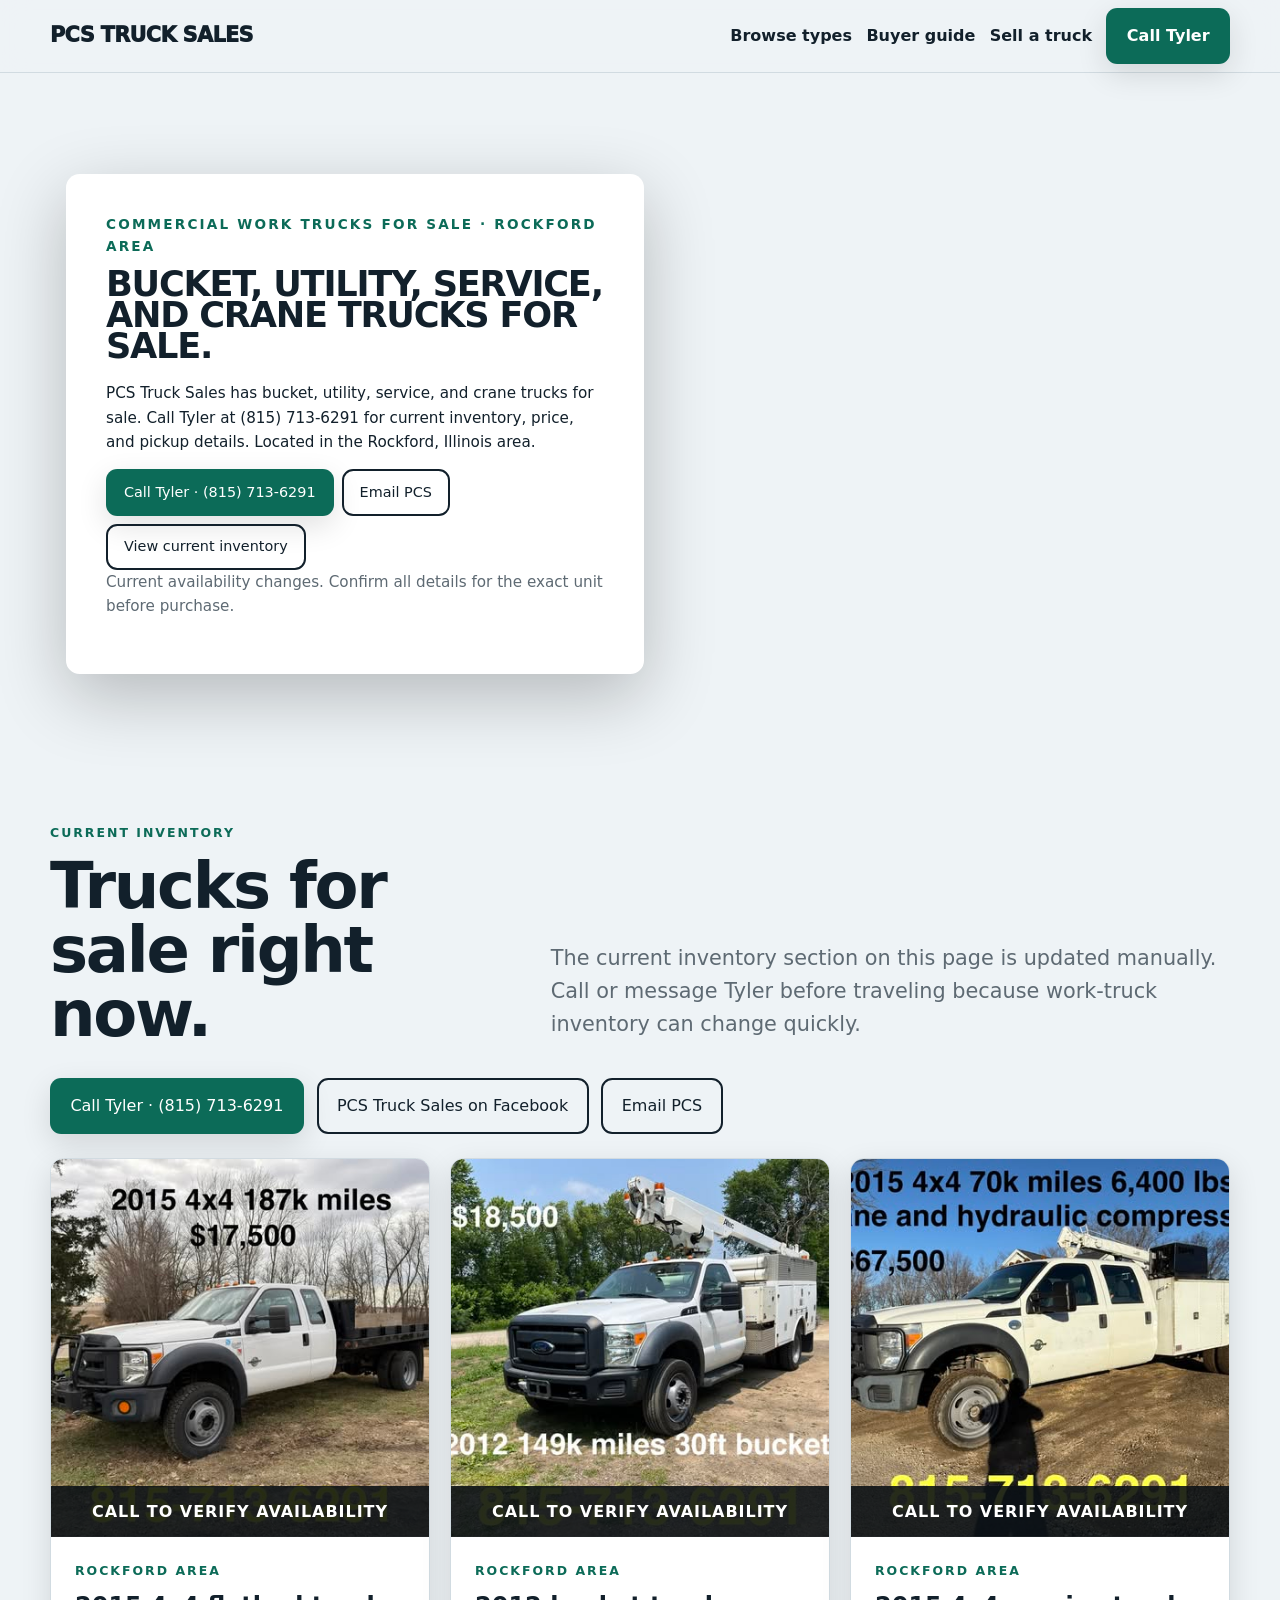
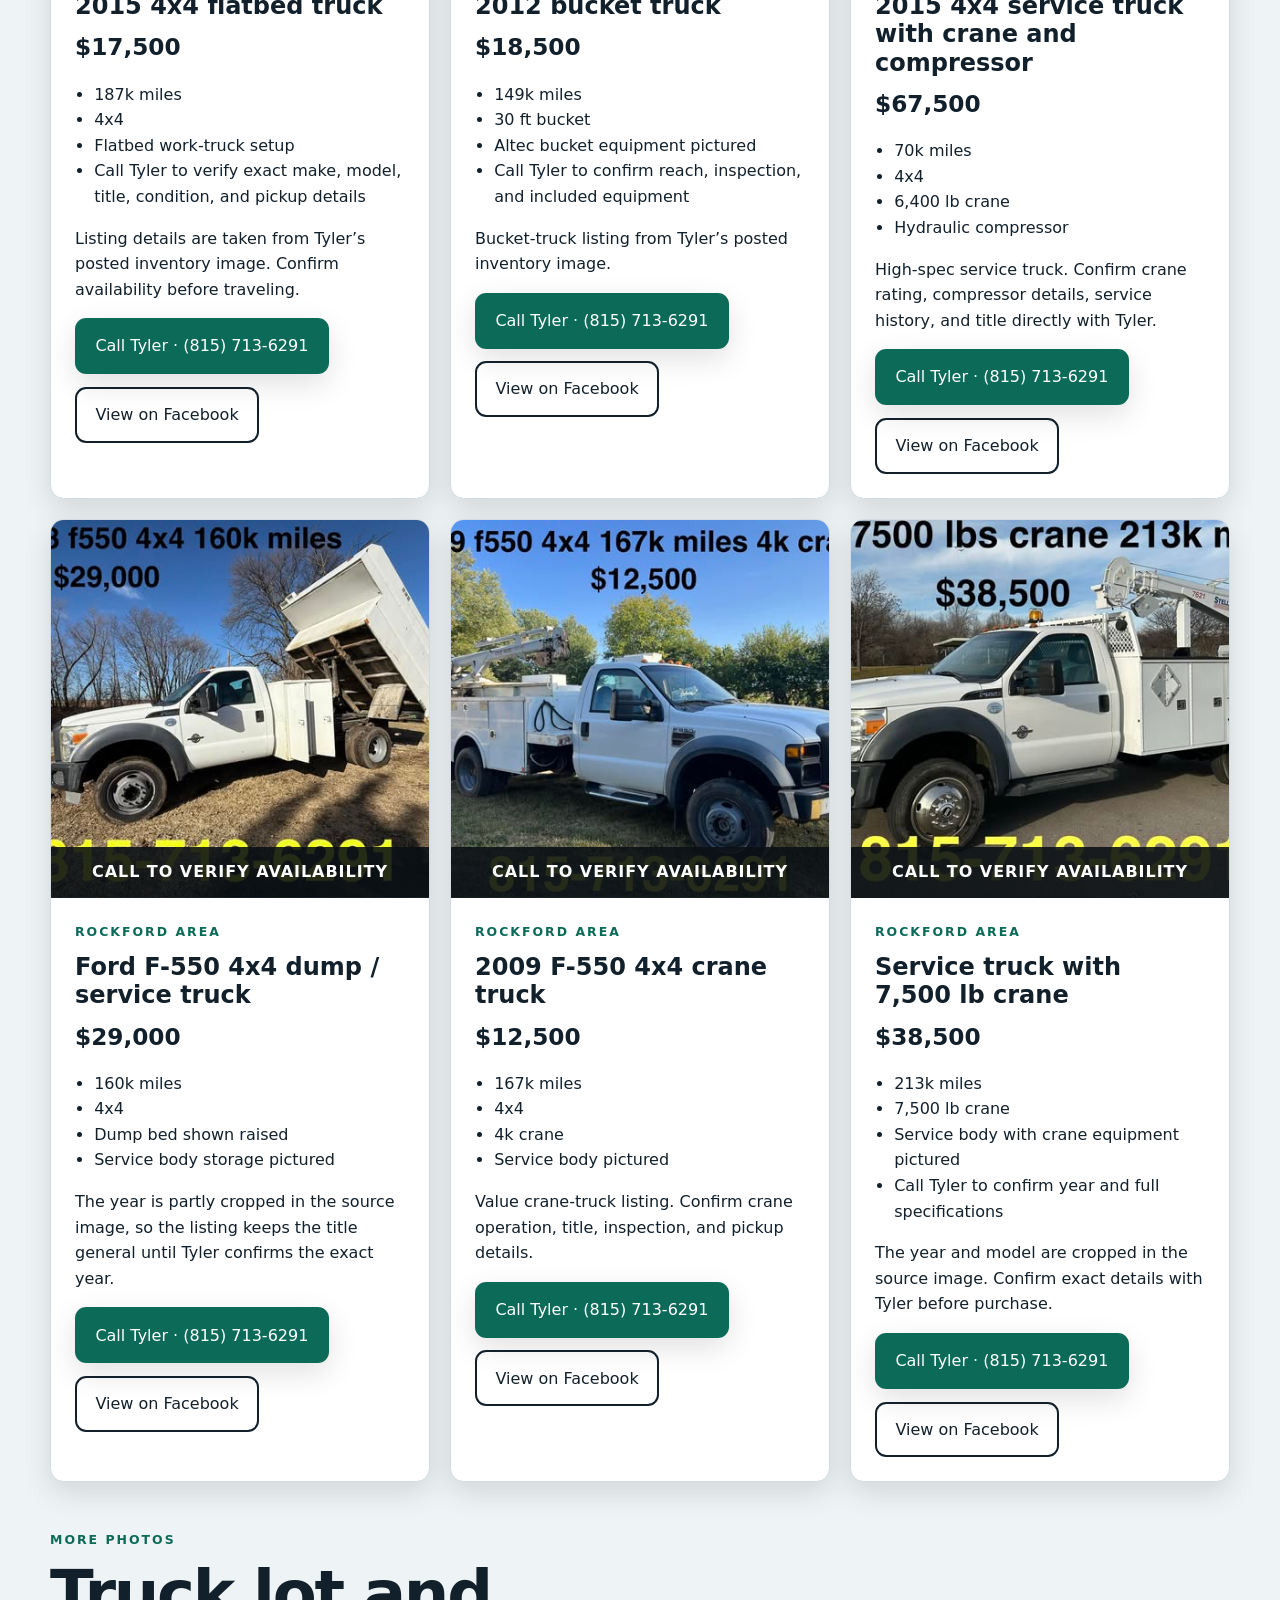
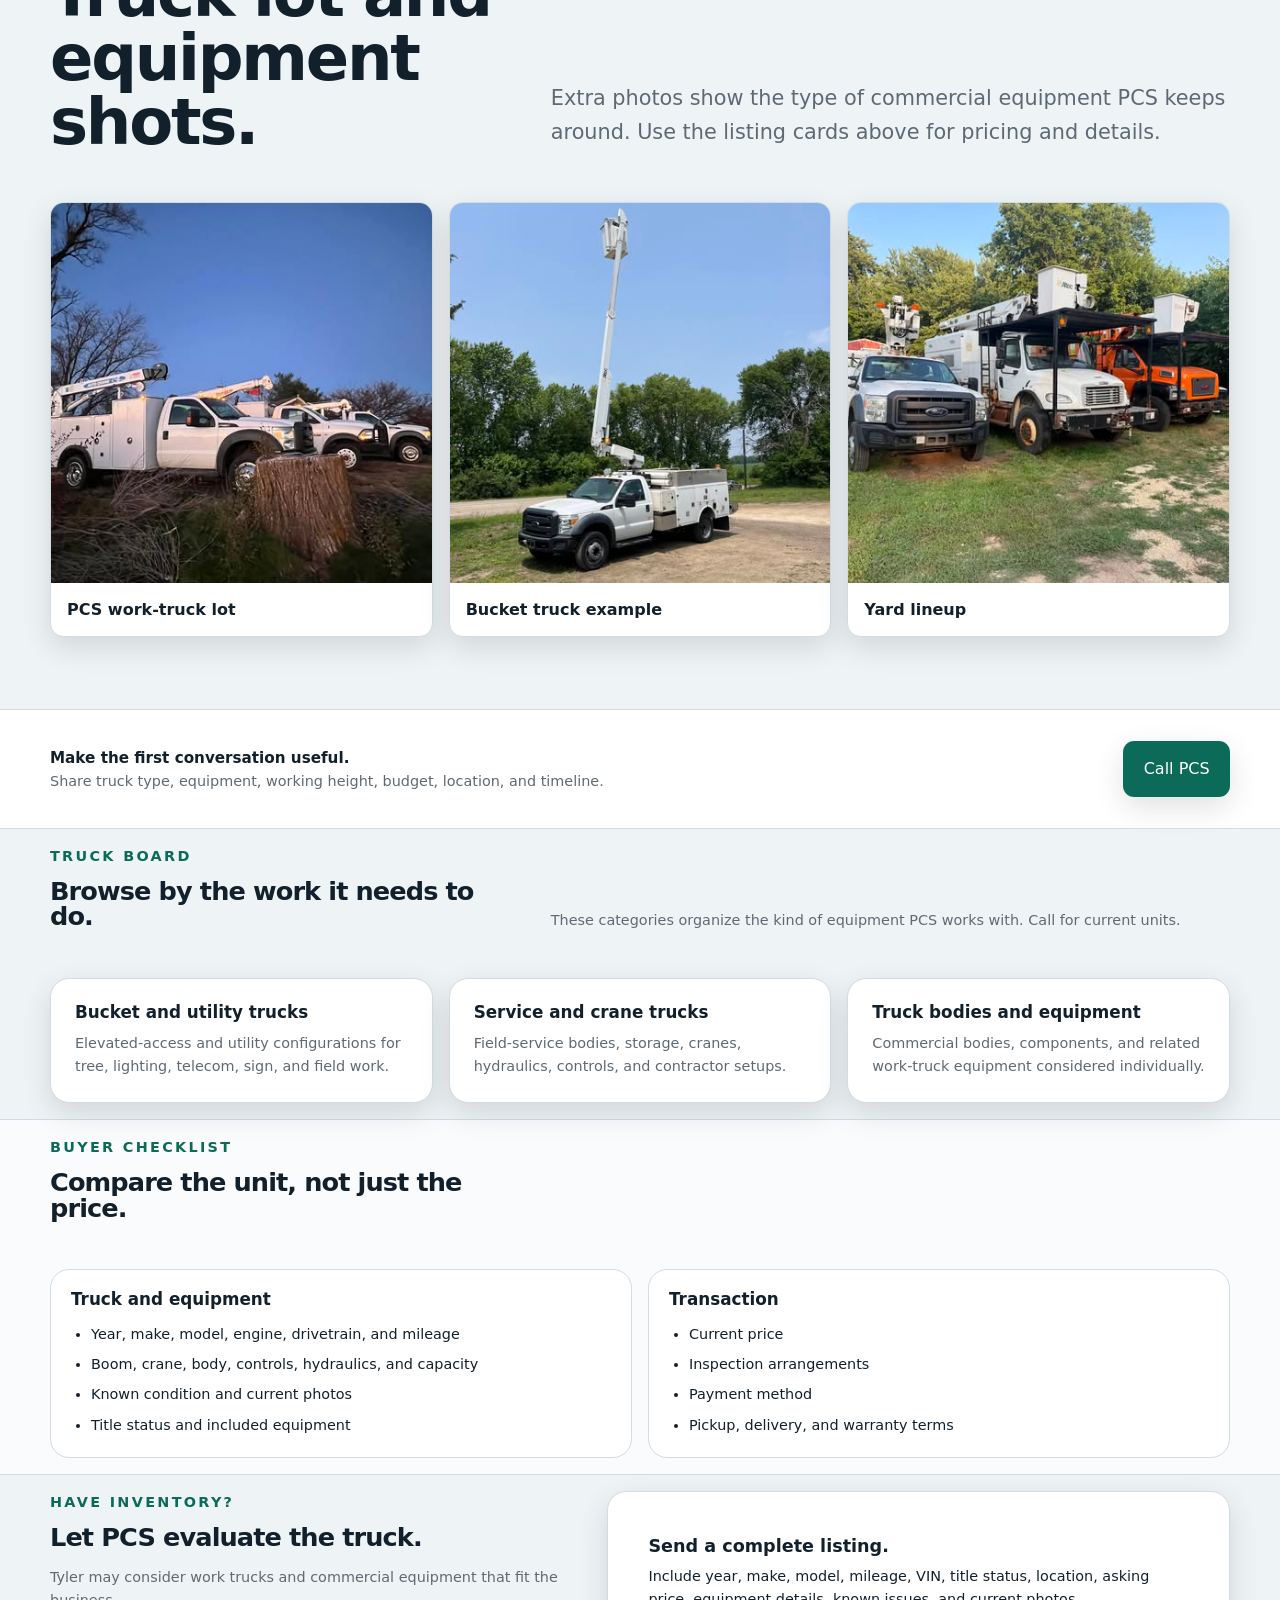
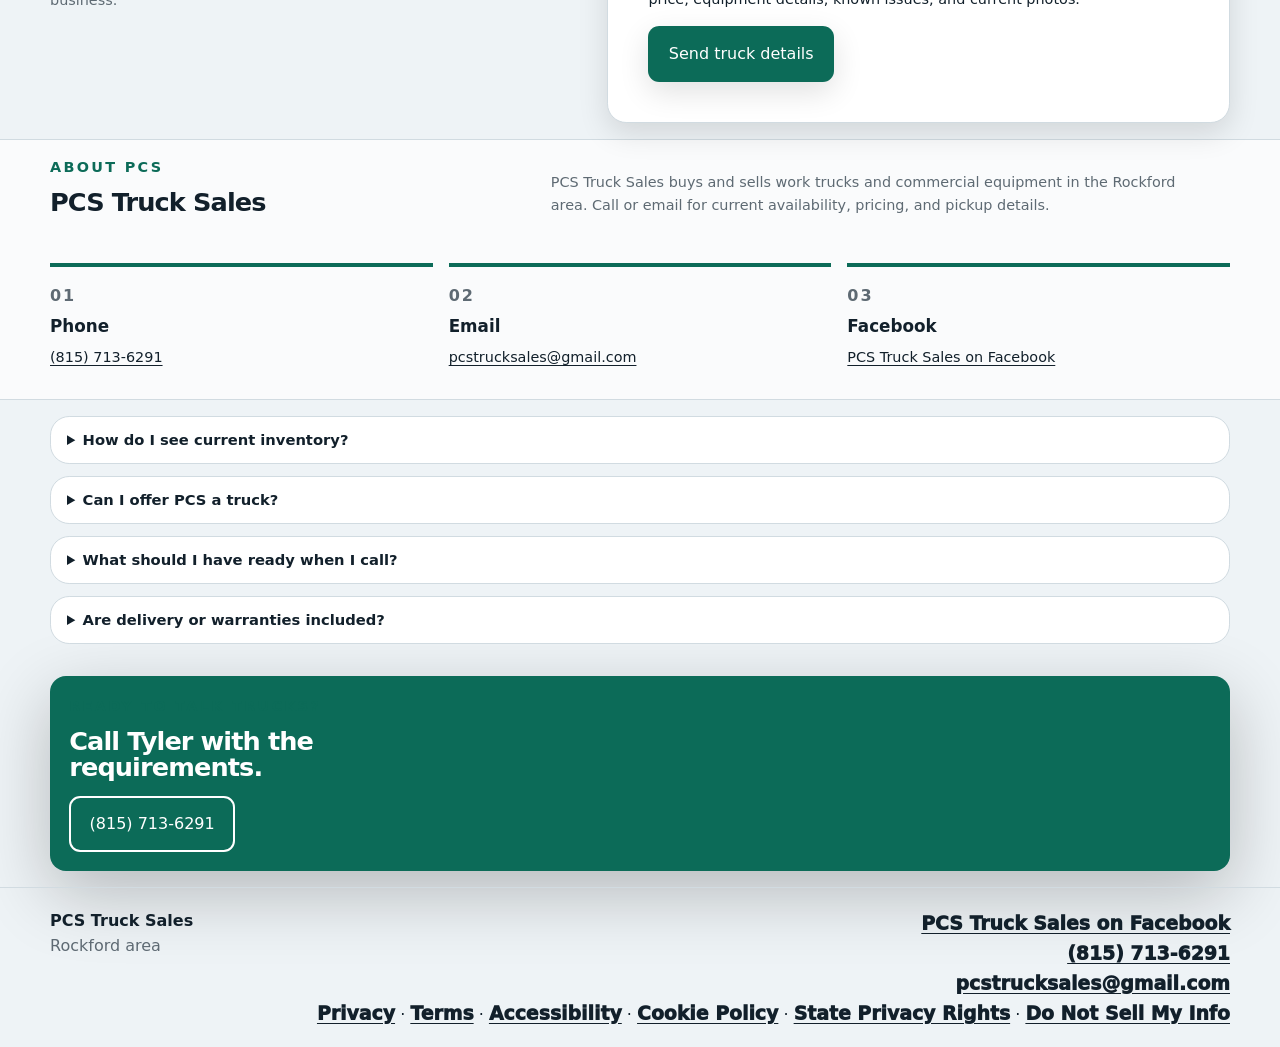
<file: index.html>
<!doctype html><html lang="en"><head><meta charset="utf-8"><meta name="viewport" content="width=device-width,initial-scale=1"><title>PCS Truck Sales | Bucket, Utility, Service & Crane Trucks</title><meta name="description" content="PCS Truck Sales has bucket, utility, service, and crane trucks for sale. Call Tyler at (815) 713-6291. Located in the Rockford, Illinois area."><meta name="robots" content="index,follow,max-image-preview:large"><meta name="keywords" content="bucket trucks for sale, utility trucks for sale, service trucks for sale, crane trucks for sale, work trucks, commercial trucks, Rockford, Illinois"><meta name="author" content="Tyler Palmer"><meta name="geo.region" content="US-IL"><meta name="geo.placename" content="Rockford, IL"><meta name="theme-color" content="#0c6b58"><link rel="canonical" href="https://bradleymatera.github.io/PCS_LLC/"><link rel="icon" href="assets/favicon.svg" type="image/svg+xml"><meta property="og:type" content="website"><meta property="og:title" content="PCS Truck Sales | Bucket, Utility, Service & Crane Trucks"><meta property="og:description" content="PCS Truck Sales has commercial work trucks for sale. Call Tyler at (815) 713-6291. Located in the Rockford, Illinois area."><meta property="og:url" content="https://bradleymatera.github.io/PCS_LLC/"><meta property="og:image" content="https://bradleymatera.github.io/PCS_LLC/assets/inventory/pcs/619843164_122156367950919072_2119500145427937326_n.jpg"><meta name="twitter:card" content="summary_large_image"><link rel="stylesheet" href="assets/shared.css"><style>:root{--bg:#eef3f6;--surface:#fff;--text:#12202b;--muted:#5e6a73;--line:#d1dbe1;--accent:#0c6b58;--accent-text:#fff;--focus:#8a2500}html{color-scheme:light}.site-header{background:rgba(238,243,246,.93)}.hero-grid{position:relative;z-index:1;display:grid;place-items:center;min-height:70vh;padding:1rem}.hero-copy{background:var(--surface);padding:clamp(1rem,4vw,2.5rem);border-radius:var(--radius-md);box-shadow:var(--shadow-2);max-width:min(100%,760px)}.card,.about-panel,.checklist article,details{border-radius:1.2rem}.button{border-radius:.7rem}.cta{border-radius:1.5rem}section.hero{padding:.6rem 0}section.hero{position:relative;overflow:hidden}section.hero h1{font-size:clamp(1.5rem,4vw,2.2rem)}section.hero .eyebrow{font-size:.85rem}section.hero p{font-size:.95rem}.hero-slideshow{position:absolute;inset:0;z-index:0}.hero-slideshow img{position:absolute;inset:0;width:100%;height:100%;object-fit:cover;opacity:0;animation:hero-fade 15s infinite}.hero-slideshow img:nth-child(1){animation-delay:0s}.hero-slideshow img:nth-child(2){animation-delay:5s}.hero-slideshow img:nth-child(3){animation-delay:10s}@keyframes hero-fade{0%,30%{opacity:1}35%,100%{opacity:0}}section.hero .button-row{flex-wrap:wrap;gap:.5rem}section.hero .button{min-height:44px;padding:.6rem 1rem;font-size:.9rem}.call-strip{padding:.8rem 0}.call-strip .call-grid{gap:1rem}.call-strip strong{font-size:.95rem}.call-strip p{font-size:.9rem}.section:not(.inventory-section):not(.hero){padding:1rem 0}.section:not(.inventory-section):not(.hero) h2{font-size:clamp(1.25rem,2.5vw,1.6rem)}.section:not(.inventory-section):not(.hero) h3{font-size:1.05rem}.section:not(.inventory-section):not(.hero) p,.section:not(.inventory-section):not(.hero) .lead,.section:not(.inventory-section):not(.hero) li{font-size:.9rem}.faq details{padding:.7rem 1rem}.faq summary{font-size:.92rem}.cta{padding:1.2rem;border-radius:1rem}.cta h2{font-size:clamp(1.2rem,2.5vw,1.6rem)}.site-footer{padding:1.2rem 0}@media(max-width:800px){.site-footer{padding-bottom:6rem;padding-bottom:calc(6rem + env(safe-area-inset-bottom))}}</style></head><body><a class="skip-link" href="#main">Skip to main content</a><header class="site-header"><div class="container nav"><a class="brand" href="./">PCS TRUCK SALES</a><nav class="nav-links" aria-label="Primary"><a href="#trucks">Browse types</a><a href="#buyers">Buyer guide</a><a href="#sellers">Sell a truck</a><a class="button button-primary" href="tel:+18157136291">Call Tyler</a></nav></div></header><main id="main"><section class="hero"><div class="hero-slideshow"><img src="assets/inventory/pcs/505199231_122093652974919072_8658265768223573939_n.jpg" alt="PCS Truck Sales work-truck lot with multiple commercial trucks at dusk" loading="eager" decoding="async"><img src="assets/inventory/pcs/619843164_122156367950919072_2119500145427937326_n.jpg" alt="White 2012 bucket truck with boom raised listed by PCS Truck Sales" loading="eager" decoding="async"><img src="assets/inventory/pcs/764807208_122187503498919072_6839762536400169308_n.jpg" alt="Lineup of commercial bucket trucks and work trucks in a yard" loading="eager" decoding="async"></div><div class="container hero-grid"><div class="hero-copy"><p class="eyebrow">Commercial work trucks for sale · Rockford area</p><h1>Bucket, utility, service, and crane trucks for sale.</h1><p>PCS Truck Sales has bucket, utility, service, and crane trucks for sale. Call Tyler at (815) 713-6291 for current inventory, price, and pickup details. Located in the Rockford, Illinois area.</p><div class="button-row"><a class="button button-primary" href="tel:+18157136291">Call Tyler · (815) 713-6291</a><a class="button button-secondary" href="mailto:pcstrucksales@gmail.com">Email PCS</a><a class="button button-secondary" href="#inventory">View current inventory</a></div><p class="muted">Current availability changes. Confirm all details for the exact unit before purchase.</p></div><!-- hero slideshow is the full-bleed background --></div></section><section class="call-strip"><div class="container call-grid"><div><strong>Make the first conversation useful.</strong><p>Share truck type, equipment, working height, budget, location, and timeline.</p></div><a class="button button-primary" href="tel:+18157136291">Call PCS</a></div></section><section class="section" id="trucks"><div class="container"><div class="section-head"><div><p class="eyebrow">Truck board</p><h2>Browse by the work it needs to do.</h2></div><p class="lead">These categories organize the kind of equipment PCS works with. Call for current units.</p></div><div class="cards"><article class="card"><h3>Bucket and utility trucks</h3><p>Elevated-access and utility configurations for tree, lighting, telecom, sign, and field work.</p></article><article class="card"><h3>Service and crane trucks</h3><p>Field-service bodies, storage, cranes, hydraulics, controls, and contractor setups.</p></article><article class="card"><h3>Truck bodies and equipment</h3><p>Commercial bodies, components, and related work-truck equipment considered individually.</p></article></div></div></section><section class="section section-alt" id="buyers"><div class="container"><div class="section-head"><div><p class="eyebrow">Buyer checklist</p><h2>Compare the unit, not just the price.</h2></div></div><div class="checklist"><article><h3>Truck and equipment</h3><ul><li>Year, make, model, engine, drivetrain, and mileage</li><li>Boom, crane, body, controls, hydraulics, and capacity</li><li>Known condition and current photos</li><li>Title status and included equipment</li></ul></article><article><h3>Transaction</h3><ul><li>Current price</li><li>Inspection arrangements</li><li>Payment method</li><li>Pickup, delivery, and warranty terms</li></ul></article></div></div></section><section class="section" id="sellers"><div class="container about-grid"><div><p class="eyebrow">Have inventory?</p><h2>Let PCS evaluate the truck.</h2><p class="lead">Tyler may consider work trucks and commercial equipment that fit the business.</p></div><div class="about-panel"><strong>Send a complete listing.</strong><p>Include year, make, model, mileage, VIN, title status, location, asking price, equipment details, known issues, and current photos.</p><a class="button button-primary" href="mailto:pcstrucksales@gmail.com?subject=Truck%20for%20sale">Send truck details</a></div></div></section><section class="section section-alt"><div class="container"><div class="section-head"><div><p class="eyebrow">About PCS</p><h2>PCS Truck Sales</h2></div><p class="lead">PCS Truck Sales buys and sells work trucks and commercial equipment in the Rockford area. Call or email for current availability, pricing, and pickup details.</p></div><div class="process"><article><h3>Phone</h3><p><a href="tel:+18157136291">(815) 713-6291</a></p></article><article><h3>Email</h3><p><a href="mailto:pcstrucksales@gmail.com">pcstrucksales@gmail.com</a></p></article><article><h3>Facebook</h3><p><a href="https://www.facebook.com/profile.php?id=61577572161268" target="_blank" rel="noopener">PCS Truck Sales on Facebook</a></p></article></div></div></section><section class="section"><div class="container"><div class="faq"><details><summary>How do I see current inventory?</summary><p>The current inventory section on this page is updated manually. Call or email to confirm availability, condition, and pickup details before traveling.</p></details><details><summary>Can I offer PCS a truck?</summary><p>Yes. Send the complete truck information and photos for review.</p></details><details><summary>What should I have ready when I call?</summary><p>Year, make, model, budget, timeline, and the work the truck must do. Photos and VIN help if you are selling.</p></details><details><summary>Are delivery or warranties included?</summary><p>Do not assume they are included. Confirm all terms for the specific truck.</p></details></div></div></section><section class="section"><div class="container"><div class="cta"><p class="eyebrow">Ready to talk trucks?</p><h2>Call Tyler with the requirements.</h2><a class="button button-secondary" href="tel:+18157136291">(815) 713-6291</a></div></div></section></main><footer class="site-footer"><div class="container footer-grid"><div><strong>PCS Truck Sales</strong><div class="muted">Rockford area</div></div><div class="footer-contact"><a href="tel:+18157136291">(815) 713-6291</a><div><a href="mailto:pcstrucksales@gmail.com">pcstrucksales@gmail.com</a></div><div><a href="privacy.html">Privacy</a> · <a href="terms.html">Terms</a> · <a href="accessibility.html">Accessibility</a> · <a href="cookies.html">Cookie Policy</a> · <a href="state-privacy.html">State Privacy Rights</a> · <a href="do-not-sell.html">Do Not Sell My Info</a></div></div></div></footer><div class="mobile-call"><a class="button button-primary" href="tel:+18157136291">Call Tyler</a></div><script src="assets/site.js?v=3"></script></body></html>
</file>
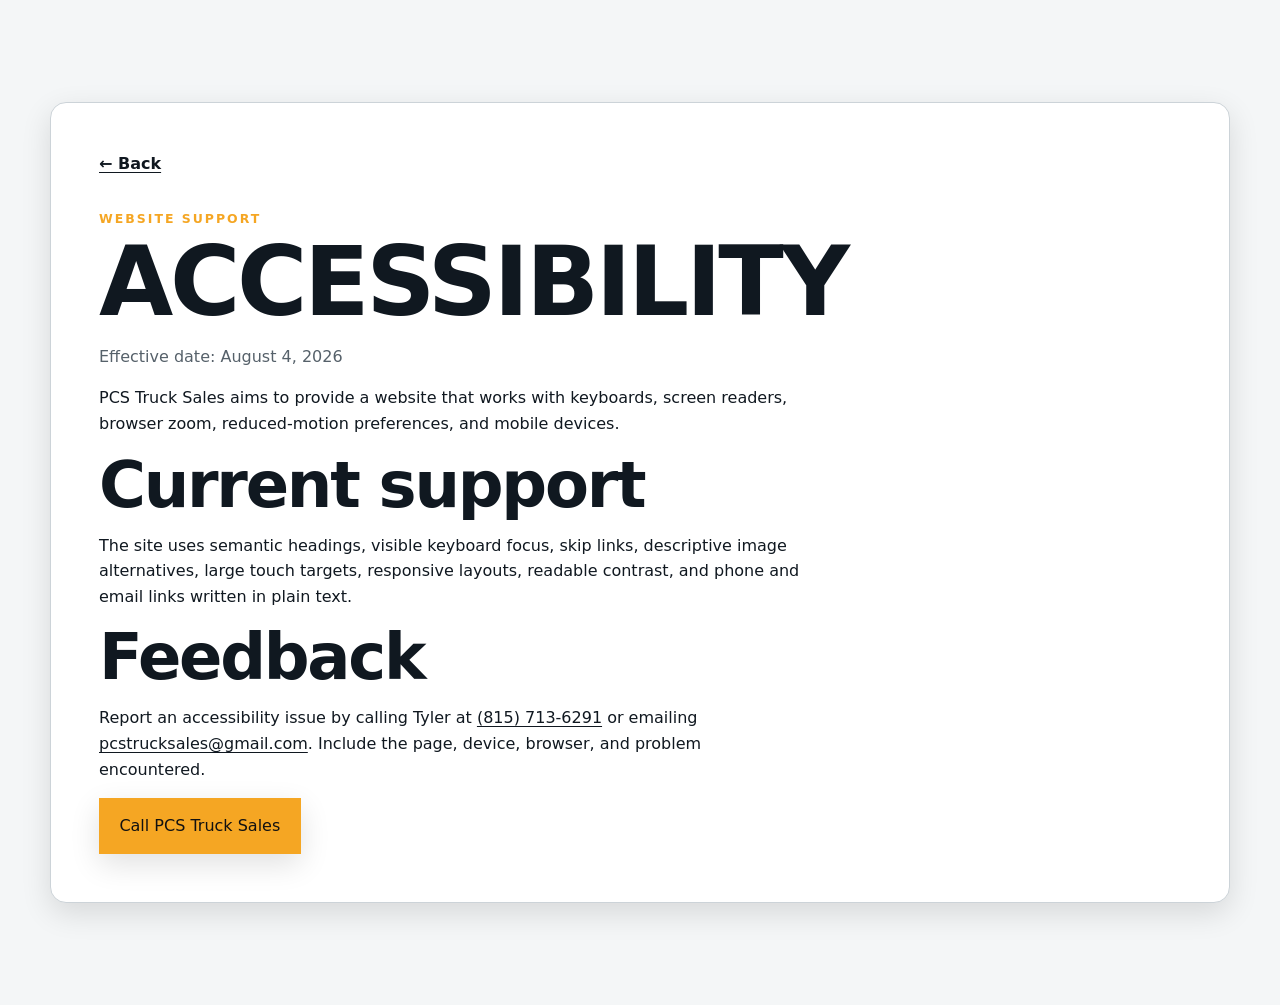
<file: accessibility.html>
<!doctype html><html lang="en"><head><meta charset="utf-8"><meta name="viewport" content="width=device-width,initial-scale=1"><title>Accessibility | PCS Truck Sales</title><meta name="description" content="Accessibility information for the PCS Truck Sales website."><meta name="robots" content="noindex,follow"><link rel="canonical" href="https://bradleymatera.github.io/PCS_LLC/accessibility.html"><link rel="icon" href="assets/favicon.svg" type="image/svg+xml"><link rel="stylesheet" href="assets/shared.css"><style>:root{--bg:#f4f6f7;--surface:#fff;--text:#101820;--muted:#56616a;--line:#ccd3d8;--accent:#f5a623;--accent-text:#111;--focus:#0067c5}html{color-scheme:light}main{padding:clamp(3rem,8vw,7rem) 0}.legal-card{background:var(--surface);border:1px solid var(--line);border-radius:1rem;padding:clamp(1.25rem,4vw,3rem);box-shadow:var(--shadow-1)}.legal-card h1{font-size:clamp(3rem,8vw,6rem)}.legal-card p{max-width:70ch}.back{display:inline-block;margin-bottom:2rem;font-weight:800}</style></head><body><a class="skip-link" href="#main">Skip to main content</a><main id="main"><div class="container"><article class="legal-card"><a class="back" href="./">← Back</a><p class="eyebrow">Website support</p><h1>Accessibility</h1><p class="muted">Effective date: August 4, 2026</p><p>PCS Truck Sales aims to provide a website that works with keyboards, screen readers, browser zoom, reduced-motion preferences, and mobile devices.</p><h2>Current support</h2><p>The site uses semantic headings, visible keyboard focus, skip links, descriptive image alternatives, large touch targets, responsive layouts, readable contrast, and phone and email links written in plain text.</p><h2>Feedback</h2><p>Report an accessibility issue by calling Tyler at <a href="tel:+18157136291">(815) 713-6291</a> or emailing <a href="mailto:pcstrucksales@gmail.com">pcstrucksales@gmail.com</a>. Include the page, device, browser, and problem encountered.</p><a class="button button-primary" href="tel:+18157136291">Call PCS Truck Sales</a></article></div></main></body></html>
</file>
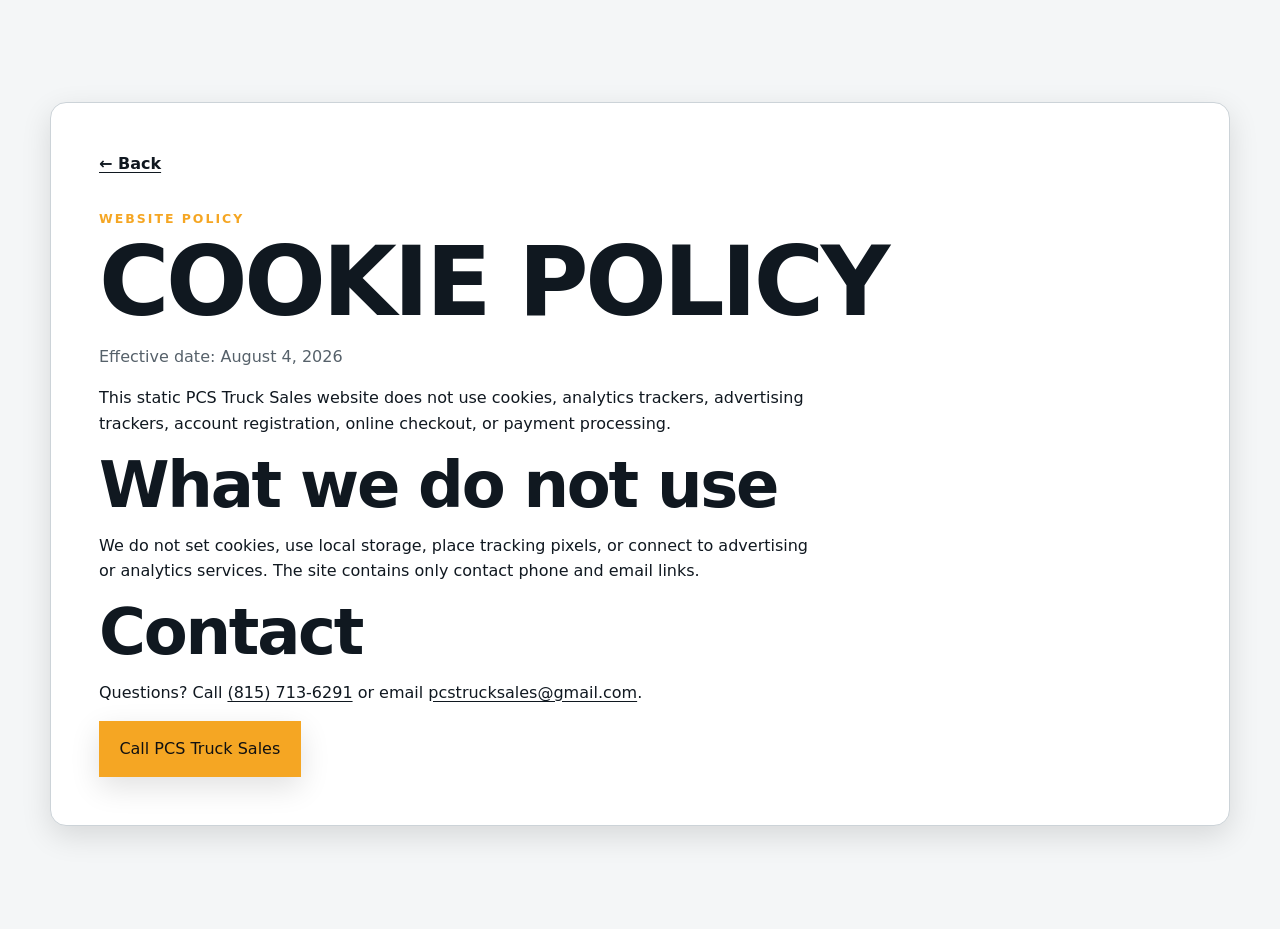
<file: cookies.html>
<!doctype html><html lang="en"><head><meta charset="utf-8"><meta name="viewport" content="width=device-width,initial-scale=1"><title>Cookie Policy | PCS Truck Sales</title><meta name="description" content="Cookie and tracking policy for the PCS Truck Sales website."><meta name="robots" content="noindex,follow"><link rel="canonical" href="https://bradleymatera.github.io/PCS_LLC/cookies.html"><link rel="icon" href="assets/favicon.svg" type="image/svg+xml"><link rel="stylesheet" href="assets/shared.css"><style>:root{--bg:#f4f6f7;--surface:#fff;--text:#101820;--muted:#56616a;--line:#ccd3d8;--accent:#f5a623;--accent-text:#111;--focus:#0067c5}html{color-scheme:light}main{padding:clamp(3rem,8vw,7rem) 0}.legal-card{background:var(--surface);border:1px solid var(--line);border-radius:1rem;padding:clamp(1.25rem,4vw,3rem);box-shadow:var(--shadow-1)}.legal-card h1{font-size:clamp(3rem,8vw,6rem)}.legal-card p{max-width:70ch}.back{display:inline-block;margin-bottom:2rem;font-weight:800}</style></head><body><a class="skip-link" href="#main">Skip to main content</a><main id="main"><div class="container"><article class="legal-card"><a class="back" href="./">← Back</a><p class="eyebrow">Website policy</p><h1>Cookie Policy</h1><p class="muted">Effective date: August 4, 2026</p><p>This static PCS Truck Sales website does not use cookies, analytics trackers, advertising trackers, account registration, online checkout, or payment processing.</p><h2>What we do not use</h2><p>We do not set cookies, use local storage, place tracking pixels, or connect to advertising or analytics services. The site contains only contact phone and email links.</p><h2>Contact</h2><p>Questions? Call <a href="tel:+18157136291">(815) 713-6291</a> or email <a href="mailto:pcstrucksales@gmail.com">pcstrucksales@gmail.com</a>.</p><a class="button button-primary" href="tel:+18157136291">Call PCS Truck Sales</a></article></div></main></body></html>
</file>
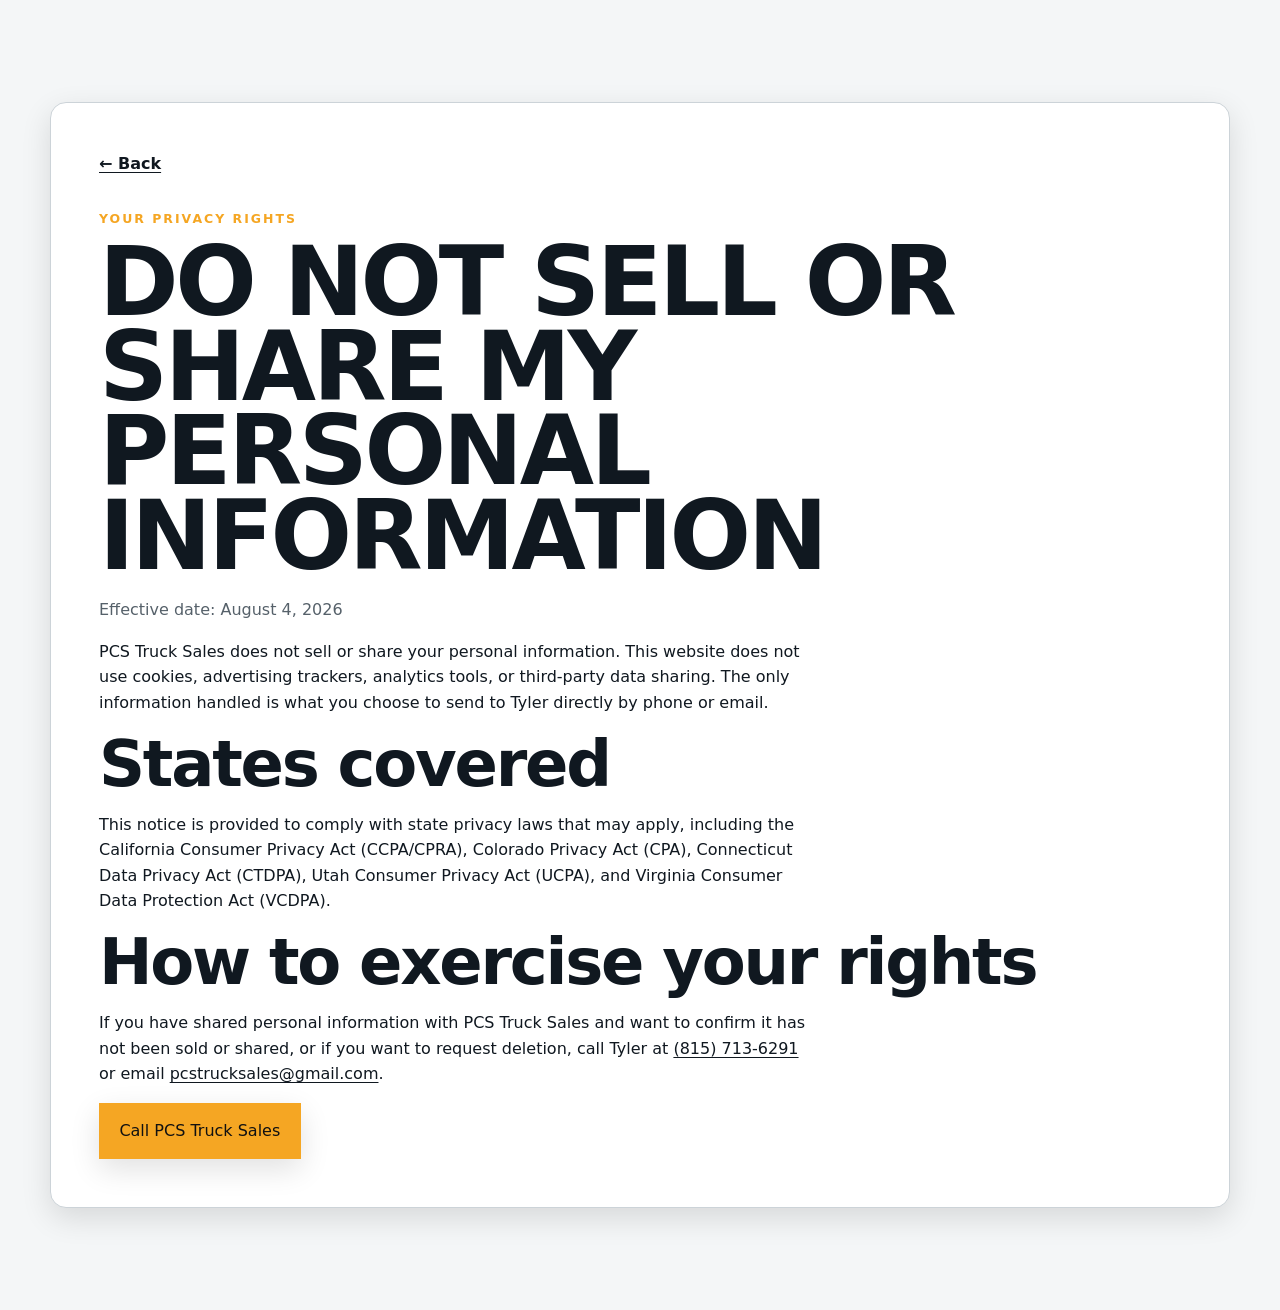
<file: do-not-sell.html>
<!doctype html><html lang="en"><head><meta charset="utf-8"><meta name="viewport" content="width=device-width,initial-scale=1"><title>Do Not Sell My Info | PCS Truck Sales</title><meta name="description" content="PCS Truck Sales does not sell or share personal information."><meta name="robots" content="noindex,follow"><link rel="canonical" href="https://bradleymatera.github.io/PCS_LLC/do-not-sell.html"><link rel="icon" href="assets/favicon.svg" type="image/svg+xml"><link rel="stylesheet" href="assets/shared.css"><style>:root{--bg:#f4f6f7;--surface:#fff;--text:#101820;--muted:#56616a;--line:#ccd3d8;--accent:#f5a623;--accent-text:#111;--focus:#0067c5}html{color-scheme:light}main{padding:clamp(3rem,8vw,7rem) 0}.legal-card{background:var(--surface);border:1px solid var(--line);border-radius:1rem;padding:clamp(1.25rem,4vw,3rem);box-shadow:var(--shadow-1)}.legal-card h1{font-size:clamp(3rem,8vw,6rem)}.legal-card p{max-width:70ch}.back{display:inline-block;margin-bottom:2rem;font-weight:800}</style></head><body><a class="skip-link" href="#main">Skip to main content</a><main id="main"><div class="container"><article class="legal-card"><a class="back" href="./">← Back</a><p class="eyebrow">Your privacy rights</p><h1>Do Not Sell or Share My Personal Information</h1><p class="muted">Effective date: August 4, 2026</p><p>PCS Truck Sales does not sell or share your personal information. This website does not use cookies, advertising trackers, analytics tools, or third-party data sharing. The only information handled is what you choose to send to Tyler directly by phone or email.</p><h2>States covered</h2><p>This notice is provided to comply with state privacy laws that may apply, including the California Consumer Privacy Act (CCPA/CPRA), Colorado Privacy Act (CPA), Connecticut Data Privacy Act (CTDPA), Utah Consumer Privacy Act (UCPA), and Virginia Consumer Data Protection Act (VCDPA).</p><h2>How to exercise your rights</h2><p>If you have shared personal information with PCS Truck Sales and want to confirm it has not been sold or shared, or if you want to request deletion, call Tyler at <a href="tel:+18157136291">(815) 713-6291</a> or email <a href="mailto:pcstrucksales@gmail.com">pcstrucksales@gmail.com</a>.</p><a class="button button-primary" href="tel:+18157136291">Call PCS Truck Sales</a></article></div></main></body></html>
</file>
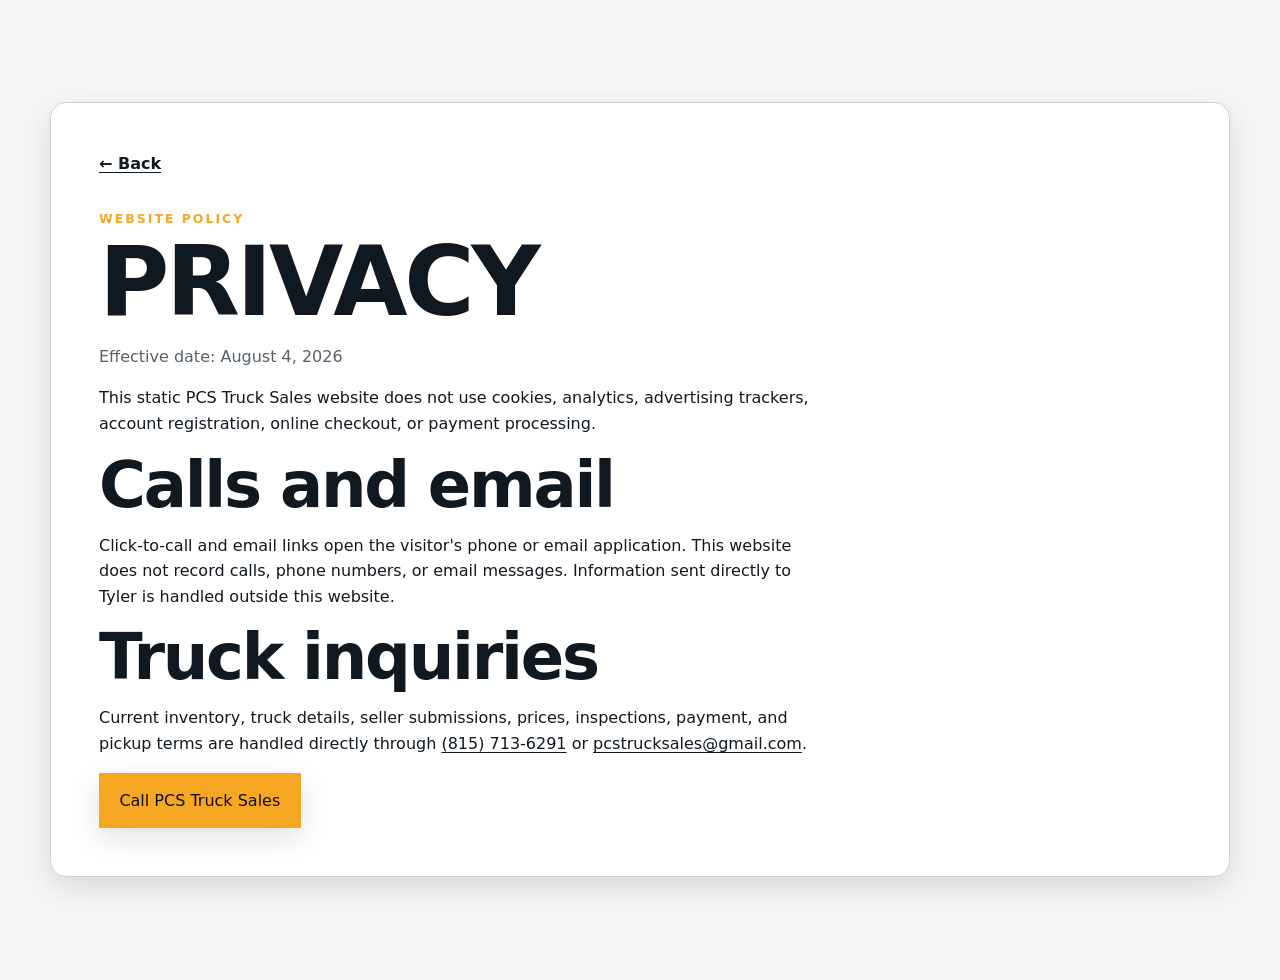
<file: privacy.html>
<!doctype html><html lang="en"><head><meta charset="utf-8"><meta name="viewport" content="width=device-width,initial-scale=1"><title>Privacy | PCS Truck Sales</title><meta name="description" content="Privacy information for the PCS Truck Sales website."><meta name="robots" content="noindex,follow"><link rel="canonical" href="https://bradleymatera.github.io/PCS_LLC/privacy.html"><link rel="icon" href="assets/favicon.svg" type="image/svg+xml"><link rel="stylesheet" href="assets/shared.css"><style>:root{--bg:#f4f6f7;--surface:#fff;--text:#101820;--muted:#56616a;--line:#ccd3d8;--accent:#f5a623;--accent-text:#111;--focus:#0067c5}html{color-scheme:light}main{padding:clamp(3rem,8vw,7rem) 0}.legal-card{background:var(--surface);border:1px solid var(--line);border-radius:1rem;padding:clamp(1.25rem,4vw,3rem);box-shadow:var(--shadow-1)}.legal-card h1{font-size:clamp(3rem,8vw,6rem)}.legal-card p{max-width:70ch}.back{display:inline-block;margin-bottom:2rem;font-weight:800}</style></head><body><a class="skip-link" href="#main">Skip to main content</a><main id="main"><div class="container"><article class="legal-card"><a class="back" href="./">← Back</a><p class="eyebrow">Website policy</p><h1>Privacy</h1><p class="muted">Effective date: August 4, 2026</p><p>This static PCS Truck Sales website does not use cookies, analytics, advertising trackers, account registration, online checkout, or payment processing.</p><h2>Calls and email</h2><p>Click-to-call and email links open the visitor's phone or email application. This website does not record calls, phone numbers, or email messages. Information sent directly to Tyler is handled outside this website.</p><h2>Truck inquiries</h2><p>Current inventory, truck details, seller submissions, prices, inspections, payment, and pickup terms are handled directly through <a href="tel:+18157136291">(815) 713-6291</a> or <a href="mailto:pcstrucksales@gmail.com">pcstrucksales@gmail.com</a>.</p><a class="button button-primary" href="tel:+18157136291">Call PCS Truck Sales</a></article></div></main></body></html>
</file>
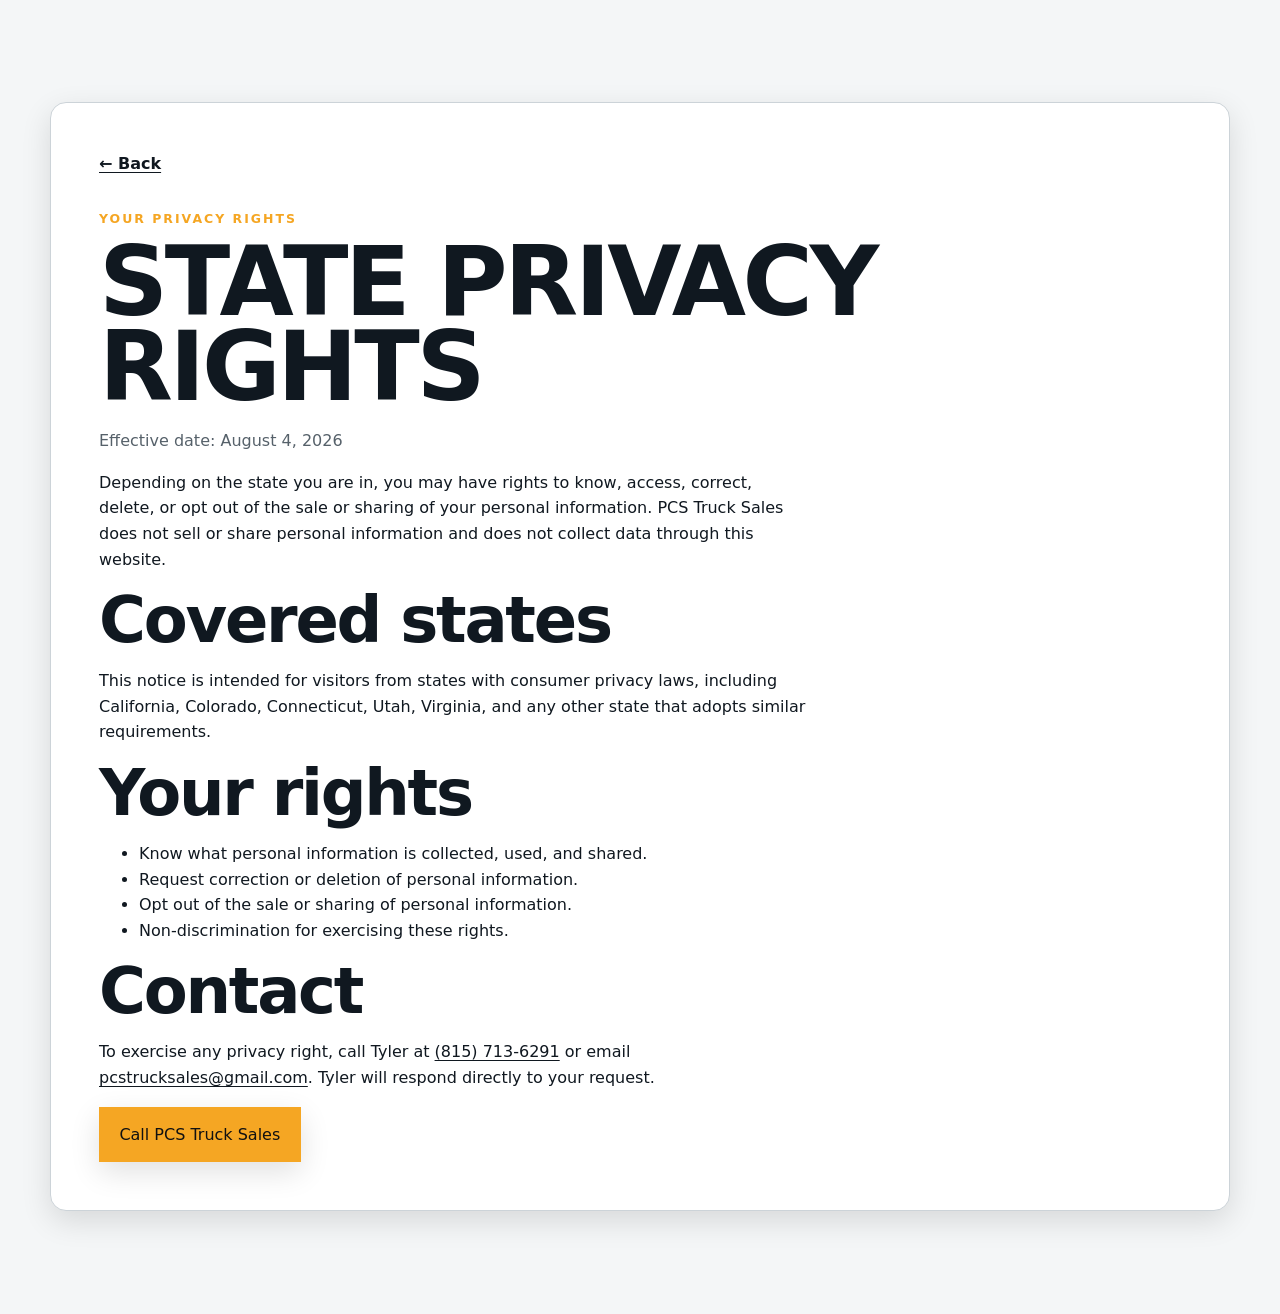
<file: state-privacy.html>
<!doctype html><html lang="en"><head><meta charset="utf-8"><meta name="viewport" content="width=device-width,initial-scale=1"><title>State Privacy Rights | PCS Truck Sales</title><meta name="description" content="State privacy rights notice for PCS Truck Sales visitors."><meta name="robots" content="noindex,follow"><link rel="canonical" href="https://bradleymatera.github.io/PCS_LLC/state-privacy.html"><link rel="icon" href="assets/favicon.svg" type="image/svg+xml"><link rel="stylesheet" href="assets/shared.css"><style>:root{--bg:#f4f6f7;--surface:#fff;--text:#101820;--muted:#56616a;--line:#ccd3d8;--accent:#f5a623;--accent-text:#111;--focus:#0067c5}html{color-scheme:light}main{padding:clamp(3rem,8vw,7rem) 0}.legal-card{background:var(--surface);border:1px solid var(--line);border-radius:1rem;padding:clamp(1.25rem,4vw,3rem);box-shadow:var(--shadow-1)}.legal-card h1{font-size:clamp(3rem,8vw,6rem)}.legal-card p{max-width:70ch}.back{display:inline-block;margin-bottom:2rem;font-weight:800}</style></head><body><a class="skip-link" href="#main">Skip to main content</a><main id="main"><div class="container"><article class="legal-card"><a class="back" href="./">← Back</a><p class="eyebrow">Your privacy rights</p><h1>State Privacy Rights</h1><p class="muted">Effective date: August 4, 2026</p><p>Depending on the state you are in, you may have rights to know, access, correct, delete, or opt out of the sale or sharing of your personal information. PCS Truck Sales does not sell or share personal information and does not collect data through this website.</p><h2>Covered states</h2><p>This notice is intended for visitors from states with consumer privacy laws, including California, Colorado, Connecticut, Utah, Virginia, and any other state that adopts similar requirements.</p><h2>Your rights</h2><ul><li>Know what personal information is collected, used, and shared.</li><li>Request correction or deletion of personal information.</li><li>Opt out of the sale or sharing of personal information.</li><li>Non-discrimination for exercising these rights.</li></ul><h2>Contact</h2><p>To exercise any privacy right, call Tyler at <a href="tel:+18157136291">(815) 713-6291</a> or email <a href="mailto:pcstrucksales@gmail.com">pcstrucksales@gmail.com</a>. Tyler will respond directly to your request.</p><a class="button button-primary" href="tel:+18157136291">Call PCS Truck Sales</a></article></div></main></body></html>
</file>
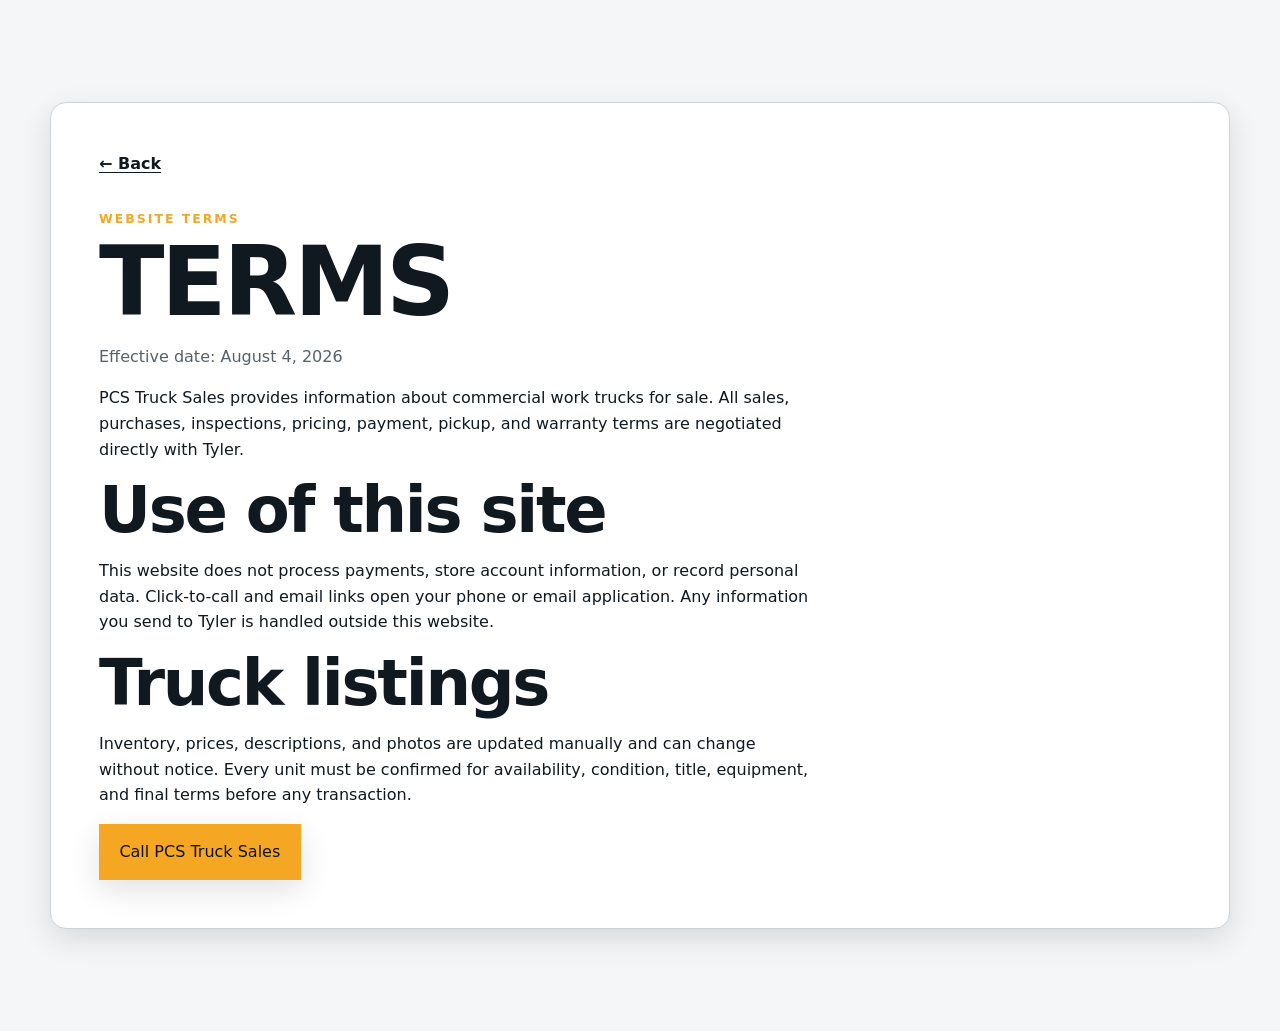
<file: terms.html>
<!doctype html><html lang="en"><head><meta charset="utf-8"><meta name="viewport" content="width=device-width,initial-scale=1"><title>Terms | PCS Truck Sales</title><meta name="description" content="Terms of use for the PCS Truck Sales website."><meta name="robots" content="noindex,follow"><link rel="canonical" href="https://bradleymatera.github.io/PCS_LLC/terms.html"><link rel="icon" href="assets/favicon.svg" type="image/svg+xml"><link rel="stylesheet" href="assets/shared.css"><style>:root{--bg:#f4f6f7;--surface:#fff;--text:#101820;--muted:#56616a;--line:#ccd3d8;--accent:#f5a623;--accent-text:#111;--focus:#0067c5}html{color-scheme:light}main{padding:clamp(3rem,8vw,7rem) 0}.legal-card{background:var(--surface);border:1px solid var(--line);border-radius:1rem;padding:clamp(1.25rem,4vw,3rem);box-shadow:var(--shadow-1)}.legal-card h1{font-size:clamp(3rem,8vw,6rem)}.legal-card p{max-width:70ch}.back{display:inline-block;margin-bottom:2rem;font-weight:800}</style></head><body><a class="skip-link" href="#main">Skip to main content</a><main id="main"><div class="container"><article class="legal-card"><a class="back" href="./">← Back</a><p class="eyebrow">Website terms</p><h1>Terms</h1><p class="muted">Effective date: August 4, 2026</p><p>PCS Truck Sales provides information about commercial work trucks for sale. All sales, purchases, inspections, pricing, payment, pickup, and warranty terms are negotiated directly with Tyler.</p><h2>Use of this site</h2><p>This website does not process payments, store account information, or record personal data. Click-to-call and email links open your phone or email application. Any information you send to Tyler is handled outside this website.</p><h2>Truck listings</h2><p>Inventory, prices, descriptions, and photos are updated manually and can change without notice. Every unit must be confirmed for availability, condition, title, equipment, and final terms before any transaction.</p><a class="button button-primary" href="tel:+18157136291">Call PCS Truck Sales</a></article></div></main></body></html>
</file>
<file: assets/shared.css>
:root {
  --font-sans: ui-sans-serif, system-ui, -apple-system, BlinkMacSystemFont, "Segoe UI", sans-serif;
  --font-display: Impact, Haettenschweiler, "Arial Narrow Bold", ui-sans-serif, system-ui, sans-serif;
  --space-1: .25rem; --space-2: .5rem; --space-3: .75rem; --space-4: 1rem;
  --space-5: 1.5rem; --space-6: 2rem; --space-7: 3rem; --space-8: 4.5rem;
  --radius-sm: .4rem; --radius-md: .85rem; --radius-lg: 1.4rem;
  --shadow-1: 0 10px 30px rgba(0,0,0,.12); --shadow-2: 0 22px 70px rgba(0,0,0,.24);
  --measure: 70ch; --content: 1180px;
}
* { box-sizing: border-box; }
html { scroll-behavior: smooth; color-scheme: light dark; }
body { margin: 0; font-family: var(--font-sans); background: var(--bg); color: var(--text); line-height: 1.6; }
img, svg { display: block; max-width: 100%; }
a { color: inherit; text-underline-offset: .18em; }
a:hover { text-decoration-thickness: .14em; }
button, a.button { font: inherit; }
:focus-visible { outline: 4px solid var(--focus); outline-offset: 4px; }
.skip-link { position: fixed; left: 1rem; top: -8rem; z-index: 999; background: var(--text); color: var(--bg); padding: .8rem 1rem; border-radius: .4rem; }
.skip-link:focus { top: 1rem; }
.container { width: min(calc(100% - 2rem), var(--content)); margin-inline: auto; }
.eyebrow { margin-bottom: .7rem; font-size: .78rem; font-weight: 900; letter-spacing: .16em; text-transform: uppercase; color: var(--accent); }
h1,h2,h3,p { margin-top: 0; }
h1 { margin-bottom: 1.2rem; font-family: var(--font-display); font-size: clamp(3.2rem, 10vw, 7.6rem); letter-spacing: -.035em; line-height: .88; text-transform: uppercase; }
h2 { margin-bottom: 1rem; font-size: clamp(2.1rem, 5vw, 4rem); letter-spacing: -.035em; line-height: 1; }
h3 { margin-bottom: .55rem; font-size: clamp(1.15rem, 2vw, 1.5rem); line-height: 1.18; }
p { max-width: var(--measure); }
.lead { font-size: clamp(1.05rem, 2vw, 1.3rem); color: var(--muted); }
.button { min-height: 50px; display: inline-flex; align-items: center; justify-content: center; gap: .55rem; border: 2px solid transparent; padding: .82rem 1.15rem; font-weight: 900; text-decoration: none; cursor: pointer; transition: transform .15s ease, box-shadow .15s ease; }
.button:hover { transform: translateY(-2px); }
.button-primary { background: var(--accent); color: var(--accent-text); box-shadow: var(--shadow-1); }
.button-secondary { border-color: currentColor; background: transparent; }
.button-row { display: flex; flex-wrap: wrap; gap: .8rem; }
.phone-number { font-variant-numeric: tabular-nums; white-space: nowrap; }
.site-header { position: sticky; top: 0; z-index: 50; backdrop-filter: blur(14px); border-bottom: 1px solid var(--line); }
.nav { min-height: 72px; display: flex; align-items: center; justify-content: space-between; gap: 1rem; }
.brand { font-weight: 950; letter-spacing: -.03em; text-decoration: none; font-size: 1.3rem; }
.nav-links { display: flex; flex-wrap: wrap; align-items: center; gap: .9rem; font-weight: 800; }
.nav-links a { text-decoration: none; }
.hero { min-height: 78vh; display: grid; align-items: center; padding-block: var(--space-8); overflow: hidden; }
.hero-grid { display: grid; grid-template-columns: minmax(0, 1.05fr) minmax(300px, .95fr); align-items: center; gap: var(--space-7); }
.hero-copy p { font-size: clamp(1.05rem, 2vw, 1.32rem); }
.hero-art { color: var(--accent); filter: drop-shadow(0 24px 25px rgba(0,0,0,.22)); }
.call-strip { border-block: 1px solid var(--line); background: var(--surface); }
.call-grid { min-height: 92px; display: grid; grid-template-columns: 1.2fr .8fr; gap: 1rem; align-items: center; }
.call-grid p { margin: 0; color: var(--muted); }
.call-grid .button { justify-self: end; }
.section { padding-block: var(--space-8); }
.section-alt { background: color-mix(in srgb, var(--surface) 72%, transparent); border-block: 1px solid var(--line); }
.section-head { display: grid; grid-template-columns: .8fr 1.2fr; gap: var(--space-7); align-items: end; margin-bottom: var(--space-6); }
.cards { display: grid; grid-template-columns: repeat(3,1fr); gap: 1rem; }
.card { background: var(--surface); border: 1px solid var(--line); padding: var(--space-5); box-shadow: var(--shadow-1); }
.card-number { display:block; margin-bottom:.6rem; font-family: var(--font-display); font-size: 3rem; color: var(--accent); line-height: 1; }
.card p { color: var(--muted); margin-bottom: 0; }
.process { counter-reset: step; display: grid; grid-template-columns: repeat(3,1fr); gap: 1rem; }
.process article { border-top: 4px solid var(--accent); padding-top: 1rem; }
.process article::before { counter-increment: step; content: "0" counter(step); display:block; color: var(--muted); font-weight: 900; letter-spacing: .12em; margin-bottom: .5rem; }
.checklist { display:grid; grid-template-columns:repeat(2,minmax(0,1fr)); gap:1rem; }
.checklist article { padding:1.25rem; background:var(--surface); border:1px solid var(--line); }
.checklist ul { margin:.8rem 0 0; padding-left:1.25rem; }
.checklist li + li { margin-top:.45rem; }
.about-grid { display:grid; grid-template-columns:.9fr 1.1fr; gap:var(--space-7); align-items:start; }
.about-panel { padding:clamp(1.4rem,4vw,2.5rem); background:var(--surface); border:1px solid var(--line); box-shadow:var(--shadow-1); }
.about-panel strong { display:block; font-size:1.1rem; margin-bottom:.35rem; }
.faq { display: grid; gap: .75rem; }
details { background: var(--surface); border: 1px solid var(--line); padding: 1rem 1.2rem; }
summary { cursor: pointer; font-weight: 900; font-size: 1.05rem; }
details p { margin: .8rem 0 0; color: var(--muted); }
.cta { padding: clamp(2rem, 7vw, 5rem); background: var(--accent); color: var(--accent-text); box-shadow: var(--shadow-2); }
.cta h2 { max-width: 14ch; }
.cta p { max-width:60ch; }
.site-footer { padding: 2.6rem 0 6.4rem; border-top: 1px solid var(--line); }
.footer-grid { display: flex; justify-content: space-between; gap: 1.5rem; flex-wrap: wrap; }
.footer-contact { text-align:right; }
.footer-contact a { font-weight:950; font-size:1.18rem; }
.muted { color: var(--muted); }
.demo-switcher { position: fixed; right: 1rem; bottom: 1rem; z-index: 90; }
.demo-switcher a { display: inline-flex; min-height: 44px; align-items:center; background: var(--text); color: var(--bg); padding: .65rem .9rem; text-decoration:none; font-weight: 850; border: 2px solid var(--bg); box-shadow: var(--shadow-2); }
.mobile-call { display:none; position:fixed; inset:auto 0 0; z-index:100; padding:.65rem 1rem; background:var(--surface); border-top:1px solid var(--line); }
.mobile-call .button { width:100%; }
.notice { border-left: 5px solid var(--accent); background: var(--surface); padding: 1rem 1.2rem; }
@media (max-width: 800px) {
  .hero-grid,.section-head,.call-grid,.about-grid { grid-template-columns: 1fr; }
  .hero { min-height: auto; }
  .hero-art { order: -1; }
  .cards,.process,.checklist { grid-template-columns: 1fr; }
  .call-grid { padding-block:1rem; }
  .call-grid .button { justify-self:stretch; }
  .nav-links a:not(.button) { display:none; }
  .footer-contact { text-align:left; }
  .mobile-call { display:block; }
  .demo-switcher { bottom:5.2rem; }
}
@media (prefers-reduced-motion: reduce) { html { scroll-behavior: auto; } *,*::before,*::after { animation-duration:.01ms!important; transition-duration:.01ms!important; } }
.inventory-section{padding-top:clamp(1.25rem,4vw,3rem)}.inventory-head{margin-bottom:1rem}.inventory-actions{margin:0 0 clamp(1rem,3vw,1.5rem)}.inventory-grid{display:grid;grid-template-columns:repeat(auto-fit,minmax(min(100%,315px),1fr));gap:1.25rem}.inventory-card{background:var(--surface);border:1px solid var(--line);border-radius:var(--radius-md);overflow:hidden;box-shadow:var(--shadow-1)}.inventory-image-wrap{position:relative;aspect-ratio:1/1;background:var(--surface);overflow:hidden}.inventory-image-wrap img{width:100%;height:100%;object-fit:cover;display:block}.inventory-status{position:absolute;inset:auto 0 0 0;padding:.8rem 1rem;background:rgba(10,15,20,.88);color:#fff;font-weight:900;text-transform:uppercase;letter-spacing:.06em;text-align:center}.inventory-pending .inventory-status{background:rgba(173,91,0,.94)}.inventory-sold .inventory-image-wrap img{filter:grayscale(1);opacity:.62}.inventory-sold .inventory-status{background:rgba(120,10,10,.94)}.inventory-body{padding:clamp(1rem,3vw,1.5rem)}.inventory-body h3{margin:.2rem 0 .5rem}.inventory-price{font-size:1.45rem;font-weight:900;margin:.3rem 0 1rem}.inventory-body ul{padding-left:1.2rem}.inventory-gallery-head{margin-top:clamp(2rem,5vw,3rem)}.inventory-photo-grid{display:grid;grid-template-columns:repeat(auto-fit,minmax(min(100%,260px),1fr));gap:1rem}.inventory-photo-card{margin:0;background:var(--surface);border:1px solid var(--line);border-radius:var(--radius-md);overflow:hidden;box-shadow:var(--shadow-1)}.inventory-photo-card img{width:100%;aspect-ratio:1/1;object-fit:cover;display:block}.inventory-photo-card figcaption{padding:.85rem 1rem;font-weight:800}@media(max-width:760px){.inventory-section{padding-top:1rem}.inventory-actions .button{width:100%;justify-content:center}}
@media print { .site-header,.demo-switcher,.mobile-call,.button-row { display:none!important; } body { background:white; color:black; } }
</file>
